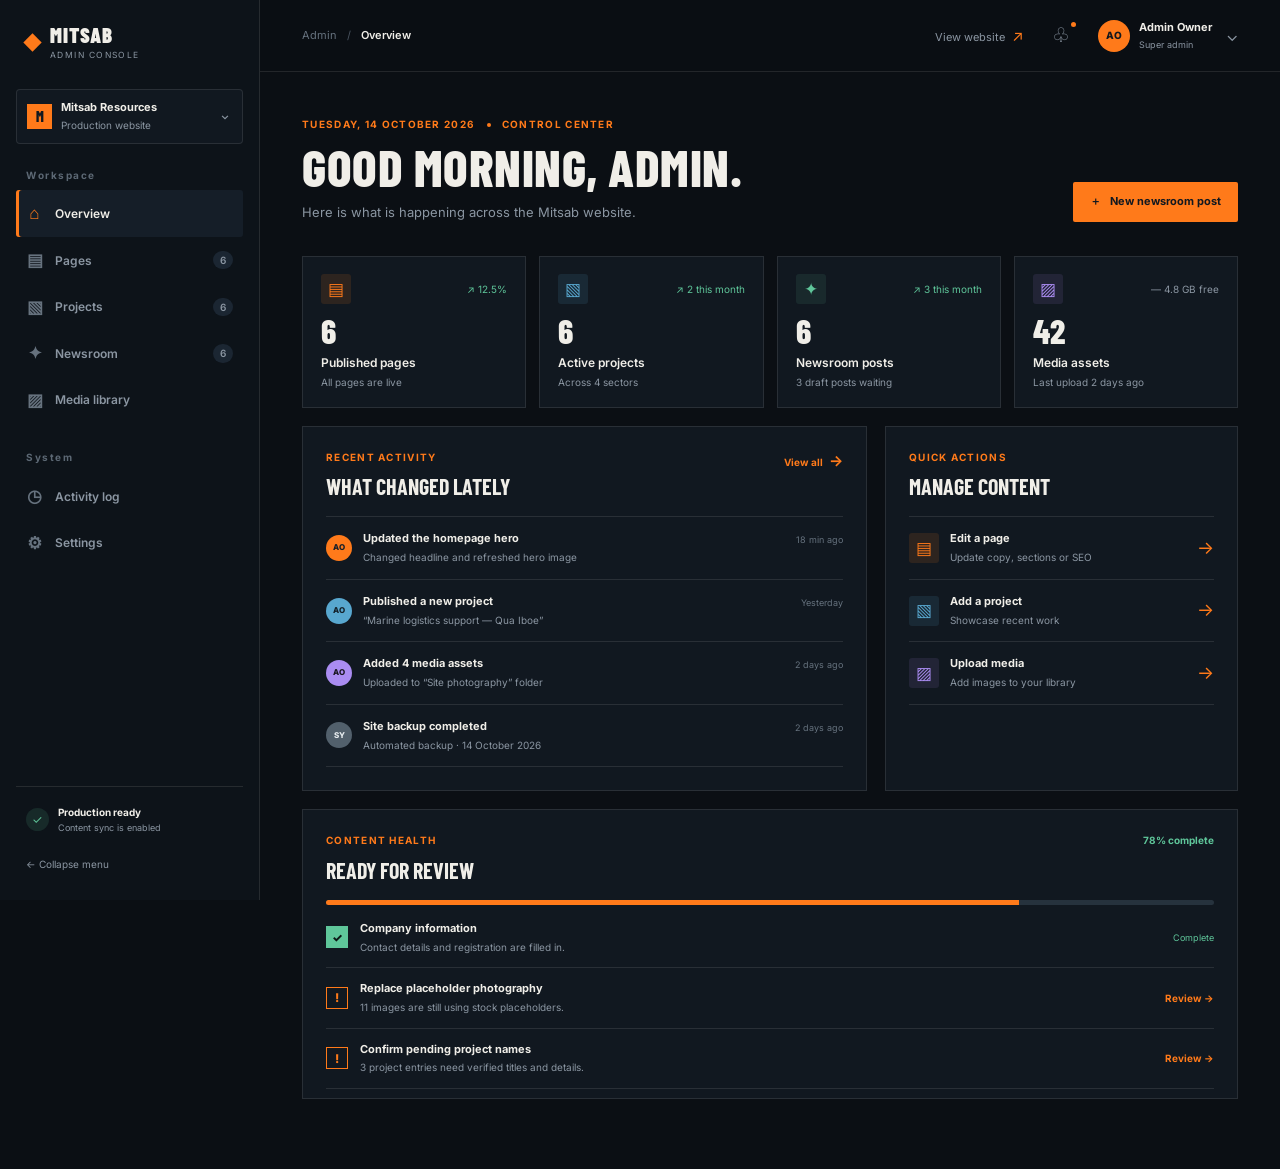
<file: myadmin/index.html>
<!doctype html>
<html lang="en">
<head>
  <meta charset="utf-8">
  <meta name="viewport" content="width=device-width, initial-scale=1">
  <meta name="theme-color" content="#0b0f14">
  <title>Mitsab Admin — Content control center</title>
  <link rel="preconnect" href="https://fonts.googleapis.com">
  <link rel="preconnect" href="https://fonts.gstatic.com" crossorigin>
  <link href="https://fonts.googleapis.com/css2?family=Barlow+Condensed:wght@500;600;700;800;900&family=Inter:wght@400;500;600;700&display=swap" rel="stylesheet">
  <link rel="stylesheet" href="style.css">
</head>
<body>
  <div class="app-shell">
    <aside class="sidebar" id="sidebar">
      <div class="brand"><span class="brand-mark"></span><span><strong>MITSAB</strong><small>ADMIN CONSOLE</small></span></div>
      <div class="workspace-switcher"><span class="workspace-icon">M</span><span><b>Mitsab Resources</b><small>Production website</small></span><svg viewBox="0 0 24 24"><path d="m7 10 5 5 5-5"/></svg></div>
      <nav class="sidebar-nav" aria-label="Admin navigation">
        <p class="nav-label">Workspace</p>
        <button class="nav-item active" data-view="overview"><span class="nav-icon">⌂</span><span>Overview</span></button>
        <button class="nav-item" data-view="pages"><span class="nav-icon">▤</span><span>Pages</span><span class="nav-count">6</span></button>
        <button class="nav-item" data-view="projects"><span class="nav-icon">▧</span><span>Projects</span><span class="nav-count">6</span></button>
        <button class="nav-item" data-view="newsroom"><span class="nav-icon">✦</span><span>Newsroom</span><span class="nav-count">6</span></button>
        <button class="nav-item" data-view="media"><span class="nav-icon">▨</span><span>Media library</span></button>
        <p class="nav-label secondary-label">System</p>
        <button class="nav-item" data-view="activity"><span class="nav-icon">◷</span><span>Activity log</span></button>
        <button class="nav-item" data-view="settings"><span class="nav-icon">⚙</span><span>Settings</span></button>
      </nav>
      <div class="sidebar-footer"><div class="secure-badge"><span>✓</span><div><b>Production ready</b><small>Content sync is enabled</small></div></div><button class="collapse-btn" id="collapseSidebar">← <span>Collapse menu</span></button></div>
    </aside>

    <main class="main-area">
      <header class="topbar">
        <button class="mobile-menu" id="mobileMenu" aria-label="Open menu">☰</button>
        <div class="breadcrumbs"><span>Admin</span><b>/</b><strong id="breadcrumbCurrent">Overview</strong></div>
        <div class="topbar-actions"><a class="view-site" href="../index.html" target="_blank">View website <span>↗</span></a><button class="icon-btn notification-btn" aria-label="Notifications"><span class="notification-dot"></span>♧</button><div class="profile"><span class="avatar">AO</span><span class="profile-copy"><b>Admin Owner</b><small>Super admin</small></span><span class="chevron">⌄</span></div></div>
      </header>

      <div class="content-wrap">
        <section class="view active" id="overview-view">
          <div class="page-heading"><div><p class="eyebrow">TUESDAY, 14 OCTOBER 2026 <i></i> CONTROL CENTER</p><h1>Good morning, Admin.</h1><p class="heading-sub">Here is what is happening across the Mitsab website.</p></div><button class="btn btn-primary" data-action="new-post"><span>＋</span> New newsroom post</button></div>
          <div class="stat-grid"><article class="stat-card"><div class="stat-top"><span class="stat-icon orange">▤</span><span class="trend up">↗ 12.5%</span></div><strong>6</strong><span>Published pages</span><small>All pages are live</small></article><article class="stat-card"><div class="stat-top"><span class="stat-icon blue">▧</span><span class="trend up">↗ 2 this month</span></div><strong>6</strong><span>Active projects</span><small>Across 4 sectors</small></article><article class="stat-card"><div class="stat-top"><span class="stat-icon green">✦</span><span class="trend up">↗ 3 this month</span></div><strong>6</strong><span>Newsroom posts</span><small>3 draft posts waiting</small></article><article class="stat-card"><div class="stat-top"><span class="stat-icon purple">▨</span><span class="trend neutral">— 4.8 GB free</span></div><strong>42</strong><span>Media assets</span><small>Last upload 2 days ago</small></article></div>
          <div class="dashboard-grid"><article class="panel activity-panel"><div class="panel-heading"><div><p class="eyebrow">RECENT ACTIVITY</p><h2>What changed lately</h2></div><button class="text-btn" data-view-link="activity">View all <span>→</span></button></div><div class="activity-list"><div class="activity-row"><span class="activity-avatar orange-bg">AO</span><div><b>Updated the homepage hero</b><p>Changed headline and refreshed hero image</p></div><time>18 min ago</time></div><div class="activity-row"><span class="activity-avatar blue-bg">AO</span><div><b>Published a new project</b><p>“Marine logistics support — Qua Iboe”</p></div><time>Yesterday</time></div><div class="activity-row"><span class="activity-avatar purple-bg">AO</span><div><b>Added 4 media assets</b><p>Uploaded to “Site photography” folder</p></div><time>2 days ago</time></div><div class="activity-row"><span class="activity-avatar muted-bg">SY</span><div><b>Site backup completed</b><p>Automated backup · 14 October 2026</p></div><time>2 days ago</time></div></div></article><article class="panel quick-panel"><div class="panel-heading"><div><p class="eyebrow">QUICK ACTIONS</p><h2>Manage content</h2></div></div><button class="quick-action" data-view-link="pages"><span class="quick-icon orange">▤</span><span><b>Edit a page</b><small>Update copy, sections or SEO</small></span><span>→</span></button><button class="quick-action" data-action="new-project"><span class="quick-icon blue">▧</span><span><b>Add a project</b><small>Showcase recent work</small></span><span>→</span></button><button class="quick-action" data-view-link="media"><span class="quick-icon purple">▨</span><span><b>Upload media</b><small>Add images to your library</small></span><span>→</span></button></article></div>
          <article class="panel checklist-panel"><div class="panel-heading"><div><p class="eyebrow">CONTENT HEALTH</p><h2>Ready for review</h2></div><span class="health-score">78% complete</span></div><div class="progress-track"><span style="width:78%"></span></div><div class="checklist"><div class="check done"><span>✓</span><div><b>Company information</b><small>Contact details and registration are filled in.</small></div><em>Complete</em></div><div class="check"><span>!</span><div><b>Replace placeholder photography</b><small>11 images are still using stock placeholders.</small></div><button class="text-btn" data-view-link="media">Review →</button></div><div class="check"><span>!</span><div><b>Confirm pending project names</b><small>3 project entries need verified titles and details.</small></div><button class="text-btn" data-view-link="projects">Review →</button></div></div></article>
        </section>

        <section class="view" id="pages-view"><div class="page-heading compact"><div><p class="eyebrow">CONTENT / PAGES</p><h1>Website pages</h1><p class="heading-sub">Edit the content that powers each public-facing page.</p></div></div><div class="toolbar"><div class="search-box"><span>⌕</span><input id="pageSearch" placeholder="Search pages..." type="search"></div><div class="toolbar-actions"><button class="filter-btn">All pages <span>⌄</span></button><button class="btn btn-primary" data-action="edit-home"><span>✎</span> Edit homepage</button></div></div><div class="table-panel"><div class="table-head"><span>Page</span><span>Last updated</span><span>Status</span><span>Actions</span></div><div id="pageRows"><div class="table-row" data-search="home homepage"><div class="entity"><span class="entity-icon orange">⌂</span><div><b>Home</b><small>/index.html</small></div></div><span>Today, 09:42</span><span class="status published"><i></i> Published</span><button class="row-action" data-action="edit-home">Edit page <span>→</span></button></div><div class="table-row" data-search="about about us company"><div class="entity"><span class="entity-icon blue">◉</span><div><b>About Us</b><small>/about.html</small></div></div><span>12 Oct 2026</span><span class="status published"><i></i> Published</span><button class="row-action" data-action="edit-page" data-page="About Us">Edit page <span>→</span></button></div><div class="table-row" data-search="services capabilities"><div class="entity"><span class="entity-icon green">⌁</span><div><b>Services</b><small>/services.html</small></div></div><span>10 Oct 2026</span><span class="status published"><i></i> Published</span><button class="row-action" data-action="edit-page" data-page="Services">Edit page <span>→</span></button></div><div class="table-row" data-search="projects selected work"><div class="entity"><span class="entity-icon purple">▧</span><div><b>Projects</b><small>/projects.html</small></div></div><span>09 Oct 2026</span><span class="status published"><i></i> Published</span><button class="row-action" data-action="edit-page" data-page="Projects">Edit page <span>→</span></button></div><div class="table-row" data-search="newsroom news posts"><div class="entity"><span class="entity-icon amber">✦</span><div><b>Newsroom</b><small>/newsroom.html</small></div></div><span>14 Oct 2026</span><span class="status draft"><i></i> Drafts pending</span><button class="row-action" data-view-link="newsroom">Manage posts <span>→</span></button></div><div class="table-row" data-search="subsidiaries subsidiary"><div class="entity"><span class="entity-icon slate">◒</span><div><b>Our Subsidiaries</b><small>/subsidiaries.html</small></div></div><span>01 Oct 2026</span><span class="status published"><i></i> Published</span><button class="row-action" data-action="edit-page" data-page="Our Subsidiaries">Edit page <span>→</span></button></div></div><div class="table-footer"><span>Showing 6 of 6 pages</span><div><button disabled>←</button><button class="current">1</button><button disabled>→</button></div></div></div></section>

        <section class="view" id="projects-view"><div class="page-heading compact"><div><p class="eyebrow">CONTENT / PROJECTS</p><h1>Selected work</h1><p class="heading-sub">Keep the project portfolio current with verified delivery details.</p></div><button class="btn btn-primary" data-action="new-project"><span>＋</span> Add project</button></div><div class="toolbar"><div class="search-box"><span>⌕</span><input id="projectSearch" placeholder="Search projects..." type="search"></div><div class="toolbar-actions"><button class="filter-btn">All sectors <span>⌄</span></button><button class="filter-btn">Published <span>⌄</span></button></div></div><div class="card-grid" id="projectCards"><article class="content-card" data-search="safety frontier oil safety infrastructure"><div class="card-image project-one"><span class="image-label">SAFETY INFRASTRUCTURE</span><button class="image-menu">•••</button></div><div class="card-body"><div class="card-meta"><span>Published</span><time>12 Oct 2026</time></div><h3>Safety upgrade at a Frontier Oil facility</h3><p>Delivered via T-SAB Resources · Ibeno LGA, Akwa Ibom State</p><button class="card-link" data-action="edit-project" data-project="Safety upgrade at a Frontier Oil facility">Edit project <span>→</span></button></div></article><article class="content-card" data-search="soak away septic civil works drilling camp"><div class="card-image project-two"><span class="image-label">CIVIL WORKS</span><button class="image-menu">•••</button></div><div class="card-body"><div class="card-meta"><span>Published</span><time>09 Oct 2026</time></div><h3>Soak-away pits &amp; septic tank, drilling camp</h3><p>Qua Iboe Field · Ibeno LGA, Akwa Ibom State</p><button class="card-link" data-action="edit-project" data-project="Soak-away pits & septic tank, drilling camp">Edit project <span>→</span></button></div></article><article class="content-card" data-search="military base construction resilient infrastructure"><div class="card-image project-three"><span class="image-label">CONSTRUCTION</span><button class="image-menu">•••</button></div><div class="card-body"><div class="card-meta"><span>Published</span><time>06 Oct 2026</time></div><h3>Resilient infrastructure for a military base</h3><p>Ibeno LGA, Akwa Ibom State</p><button class="card-link" data-action="edit-project" data-project="Resilient infrastructure for a military base">Edit project <span>→</span></button></div></article><article class="content-card pending-card" data-search="marine logistics pending"><div class="card-image project-four"><span class="image-label">MARINE TRANSPORTATION</span><button class="image-menu">•••</button></div><div class="card-body"><div class="card-meta"><span class="pending-label">Draft</span><time>Updated 03 Oct 2026</time></div><h3>Marine logistics support — Qua Iboe</h3><p>Nigeria · Details awaiting verification</p><button class="card-link" data-action="edit-project" data-project="Marine logistics support — Qua Iboe">Complete draft <span>→</span></button></div></article></div></section>

        <section class="view" id="newsroom-view"><div class="page-heading compact"><div><p class="eyebrow">CONTENT / NEWSROOM</p><h1>From the field</h1><p class="heading-sub">Publish updates from active sites, equipment work, and operations.</p></div><button class="btn btn-primary" data-action="new-post"><span>＋</span> New post</button></div><div class="toolbar"><div class="search-box"><span>⌕</span><input id="newsSearch" placeholder="Search posts..." type="search"></div><div class="toolbar-actions"><button class="filter-btn">All categories <span>⌄</span></button><button class="filter-btn">All statuses <span>⌄</span></button></div></div><div class="table-panel"><div class="table-head news-head"><span>Post</span><span>Category</span><span>Status</span><span>Published</span><span>Actions</span></div><div id="newsRows"><div class="table-row news-row" data-search="recognizing team events"><div class="entity"><span class="news-thumb news-one"></span><div><b>Recognizing the team behind the work</b><small>Short piece on a team recognition event</small></div></div><span class="category-tag">Events</span><span class="status published"><i></i> Published</span><span>Jul 2025</span><button class="row-action" data-action="edit-post" data-post="Recognizing the team behind the work">Edit <span>→</span></button></div><div class="table-row news-row" data-search="marine cargo escort operations"><div class="entity"><span class="news-thumb news-two"></span><div><b>Marine escort services for safe cargo delivery</b><small>Notes on expanding marine transportation support</small></div></div><span class="category-tag">Marine Operations</span><span class="status published"><i></i> Published</span><span>Aug 2025</span><button class="row-action" data-action="edit-post" data-post="Marine escort services for safe cargo delivery">Edit <span>→</span></button></div><div class="table-row news-row" data-search="cat engine maintenance equipment"><div class="entity"><span class="news-thumb news-three"></span><div><b>Keeping heavy equipment running: CAT maintenance</b><small>Servicing routine for heavy-duty equipment</small></div></div><span class="category-tag">Equipment &amp; Services</span><span class="status published"><i></i> Published</span><span>Aug 2025</span><button class="row-action" data-action="edit-post" data-post="Keeping heavy equipment running: CAT maintenance">Edit <span>→</span></button></div><div class="table-row news-row" data-search="site update construction draft"><div class="entity"><span class="news-thumb news-four"></span><div><b>Construction site update</b><small>Article title and summary need confirmation</small></div></div><span class="category-tag">Construction</span><span class="status draft"><i></i> Draft</span><span>—</span><button class="row-action" data-action="edit-post" data-post="Construction site update">Edit <span>→</span></button></div></div><div class="table-footer"><span>Showing 4 of 6 posts</span><div><button disabled>←</button><button class="current">1</button><button>2</button><button>→</button></div></div></div></section>

        <section class="view" id="media-view"><div class="page-heading compact"><div><p class="eyebrow">LIBRARY / MEDIA</p><h1>Media library</h1><p class="heading-sub">Upload and organize the images used across the website.</p></div><button class="btn btn-primary" id="uploadButton"><span>↑</span> Upload media</button><input type="file" id="mediaUpload" accept="image/*" multiple hidden></div><div class="storage-banner"><div><span class="storage-icon">▨</span><div><b>Media storage</b><small>42 assets <span>·</span> 1.2 GB of 5 GB used</small></div></div><div class="storage-progress"><span style="width:24%"></span></div><b class="storage-value">24%</b></div><div class="media-toolbar"><div class="search-box"><span>⌕</span><input id="mediaSearch" placeholder="Search media..." type="search"></div><div class="media-tabs"><button class="active">All media</button><button>Site photography</button><button>Projects</button><button>Newsroom</button></div></div><div class="media-grid" id="mediaGrid"><div class="media-item media-a"><button class="media-check">✓</button><div class="media-overlay"><b>site-team-briefing.jpg</b><small>2.4 MB · 2400×1600</small></div></div><div class="media-item media-b"><button class="media-check">✓</button><div class="media-overlay"><b>frontier-safety-upgrade.jpg</b><small>1.8 MB · 2400×1600</small></div></div><div class="media-item media-c"><button class="media-check">✓</button><div class="media-overlay"><b>marine-operations.jpg</b><small>3.1 MB · 2400×1600</small></div></div><div class="media-item media-d"><button class="media-check">✓</button><div class="media-overlay"><b>drilling-camp-works.jpg</b><small>2.0 MB · 2400×1600</small></div></div><div class="media-item media-e"><button class="media-check">✓</button><div class="media-overlay"><b>equipment-maintenance.jpg</b><small>1.6 MB · 2400×1600</small></div></div><div class="media-item media-f"><button class="media-check">✓</button><div class="media-overlay"><b>team-on-site.jpg</b><small>2.2 MB · 2400×1600</small></div></div></div></section>

        <section class="view" id="activity-view"><div class="page-heading compact"><div><p class="eyebrow">SYSTEM / ACTIVITY LOG</p><h1>Activity log</h1><p class="heading-sub">A record of changes made across the admin console.</p></div><button class="filter-btn">Last 30 days <span>⌄</span></button></div><div class="panel log-panel"><div class="log-day"><h3>Today <span>14 October 2026</span></h3><div class="log-item"><span class="activity-avatar orange-bg">AO</span><div><b>Updated the homepage hero</b><p>Changed “We build the ground truth beneath big plans.” and uploaded a new image.</p></div><time>09:42</time></div><div class="log-item"><span class="activity-avatar blue-bg">AO</span><div><b>Edited company statistics</b><p>Updated completed projects from 148 to 150.</p></div><time>09:18</time></div></div><div class="log-day"><h3>Yesterday <span>13 October 2026</span></h3><div class="log-item"><span class="activity-avatar blue-bg">AO</span><div><b>Published a new project</b><p>“Marine logistics support — Qua Iboe” is now visible on the website.</p></div><time>16:20</time></div><div class="log-item"><span class="activity-avatar purple-bg">AO</span><div><b>Added 4 media assets</b><p>Uploaded images to the Site photography folder.</p></div><time>11:04</time></div></div></div></section>

        <section class="view" id="settings-view"><div class="page-heading compact"><div><p class="eyebrow">SYSTEM / SETTINGS</p><h1>Workspace settings</h1><p class="heading-sub">Manage access, publishing defaults, and website connection details.</p></div><button class="btn btn-primary" data-action="save-settings">Save changes</button></div><div class="settings-grid"><article class="panel settings-card"><div class="panel-heading"><div><p class="eyebrow">GENERAL</p><h2>Website details</h2></div></div><label>Website name<input value="Mitsab Resources Global"></label><label>Production URL<input value="https://mitsabresourcesglobal.com/"></label><label>Default contact email<input value="info@mitsabresourcesglobal.com"></label><label>Timezone<select><option>Africa/Lagos (WAT)</option><option>UTC</option></select></label></article><article class="panel settings-card"><div class="panel-heading"><div><p class="eyebrow">ACCESS</p><h2>Admin access</h2></div><span class="status published"><i></i> Protected</span></div><div class="access-user"><span class="avatar">AO</span><div><b>Admin Owner</b><small>Super admin · all permissions</small></div><button class="text-btn">Manage →</button></div><button class="invite-btn">＋ Invite another admin</button><div class="setting-note"><span>i</span><p>Keep at least two trusted admins so the site can be managed when one person is unavailable.</p></div></article></div></section>
      </div>
    </main>
  </div>

  <div class="toast" id="toast"><span class="toast-check">✓</span><span id="toastMessage">Changes saved</span></div>
  <div class="modal-backdrop" id="modalBackdrop"><div class="modal" role="dialog" aria-modal="true" aria-labelledby="modalTitle"><div class="modal-header"><div><p class="eyebrow" id="modalEyebrow">CONTENT EDITOR</p><h2 id="modalTitle">Edit content</h2></div><button class="modal-close" id="modalClose" aria-label="Close">×</button></div><div class="editor-tabs"><button class="active">Content</button><button>SEO &amp; preview</button><button>Publishing</button></div><form id="contentForm"><div class="form-grid"><label>Title<input id="editorTitle" required value="Homepage hero"></label><label>Content type<select id="editorType"><option>Page section</option><option>Project</option><option>Newsroom post</option></select></label></div><label>Short description<textarea id="editorDescription" rows="4">We build the ground truth beneath big plans.</textarea></label><label>Featured image<div class="upload-field"><span class="upload-preview">▧</span><div><b>Choose an image</b><small>JPG, PNG or WEBP up to 10 MB</small></div><button type="button" class="upload-small">Browse</button></div></label><div class="form-grid"><label>Status<select id="editorStatus"><option>Published</option><option>Draft</option></select></label><label>Last updated<input value="14 October 2026" disabled></label></div><div class="modal-actions"><button type="button" class="btn btn-ghost" id="cancelModal">Cancel</button><button type="submit" class="btn btn-primary">Save changes</button></div></form></div></div>
  <script src="app.js"></script>
</body>
</html>
</file>
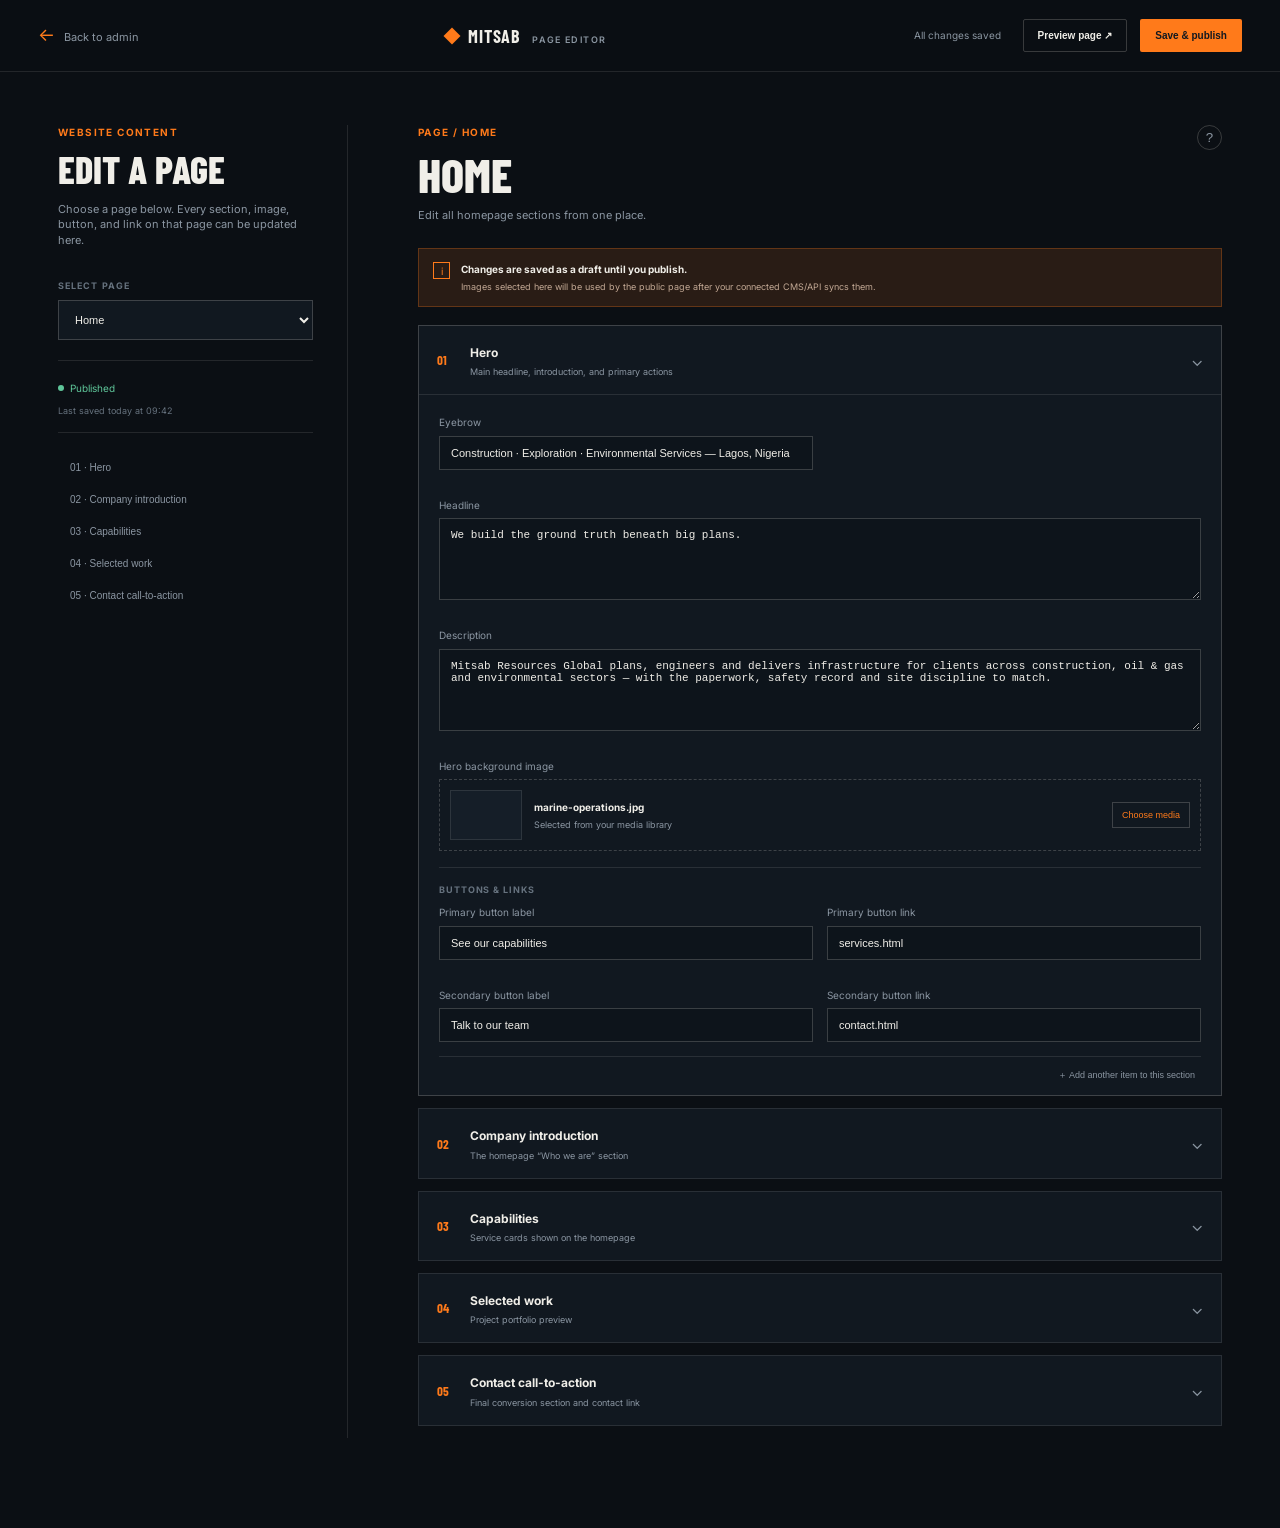
<file: myadmin/editor.html>
<!doctype html>
<html lang="en">
<head>
  <meta charset="utf-8">
  <meta name="viewport" content="width=device-width, initial-scale=1">
  <meta name="theme-color" content="#0b0f14">
  <title>Mitsab Admin — Page editor</title>
  <link rel="preconnect" href="https://fonts.googleapis.com">
  <link rel="preconnect" href="https://fonts.gstatic.com" crossorigin>
  <link href="https://fonts.googleapis.com/css2?family=Barlow+Condensed:wght@500;600;700;800;900&family=Inter:wght@400;500;600;700&display=swap" rel="stylesheet">
  <link rel="stylesheet" href="editor.css">
</head>
<body>
  <header class="editor-topbar"><a class="back-link" href="index.html"><span>←</span> Back to admin</a><div class="editor-brand"><span class="brand-mark"></span><strong>MITSAB <small>PAGE EDITOR</small></strong></div><div class="top-actions"><span class="save-state" id="saveState">All changes saved</span><button class="btn btn-ghost" id="previewPage">Preview page ↗</button><button class="btn btn-primary" id="savePage">Save &amp; publish</button></div></header>
  <main class="editor-shell">
    <aside class="page-rail"><p class="eyebrow">WEBSITE CONTENT</p><h1>Edit a page</h1><p class="rail-copy">Choose a page below. Every section, image, button, and link on that page can be updated here.</p><label class="select-label">SELECT PAGE<select id="pageSelect"><option value="home">Home</option><option value="about-us">About Us</option><option value="services">Services</option><option value="projects">Projects</option><option value="newsroom">Newsroom</option><option value="our-subsidiaries">Our Subsidiaries</option></select></label><div class="page-status"><span class="status published"><i></i> Published</span><small id="lastSaved">Last saved today at 09:42</small></div><nav class="section-nav" id="sectionNav"></nav></aside>
    <section class="editor-content"><div class="editor-heading"><div><p class="eyebrow" id="pageEyebrow">PAGE / HOME</p><h2 id="pageTitle">Home</h2><p id="pageDescription">Edit all homepage sections from one place. Click a section to expand it.</p></div><button class="help-btn" title="Editor help">?</button></div><div class="notice"><span>i</span><div><b>Changes are saved as a draft until you publish.</b><small>Images selected here will be used by the public page after your connected CMS/API syncs them.</small></div></div><form id="pageForm"><div id="sections"></div></form></section>
  </main>

  <div class="media-drawer-backdrop" id="mediaBackdrop"><aside class="media-drawer"><div class="drawer-head"><div><p class="eyebrow">MEDIA LIBRARY</p><h2>Choose an image</h2><small>Select an existing asset or upload a new one.</small></div><button class="drawer-close" id="closeMedia">×</button></div><div class="drawer-toolbar"><div class="search"><span>⌕</span><input id="mediaSearch" placeholder="Search media..." type="search"></div><button class="btn btn-primary" id="drawerUpload">Upload image</button><input id="drawerFile" type="file" accept="image/*" hidden></div><div class="drawer-grid" id="drawerGrid"></div></aside></div>
  <div class="toast" id="toast"><span>✓</span><b id="toastMessage">Page saved</b></div>
  <script src="editor.js"></script>
</body>
</html>
</file>
<file: myadmin/style.css>
:root{--bg:#0b0f14;--panel:#111820;--panel2:#151e28;--panel3:#1b2632;--text:#f0eee8;--muted:#8b96a2;--faint:#66727e;--line:rgba(237,234,226,.11);--line-strong:rgba(237,234,226,.2);--accent:#ff7a1a;--accent-soft:rgba(255,122,26,.12);--blue:#58a7cf;--green:#5fc69a;--purple:#aa8cf1;--red:#ef827b;--sidebar:260px}*{box-sizing:border-box}html{font-size:15px}body{margin:0;background:var(--bg);color:var(--text);font-family:Inter,-apple-system,BlinkMacSystemFont,"Segoe UI",sans-serif;line-height:1.45;-webkit-font-smoothing:antialiased}button,input,textarea,select{font:inherit}button{cursor:pointer}button:disabled{cursor:not-allowed;opacity:.35}a{color:inherit}.app-shell{min-height:100vh;display:flex}.sidebar{position:fixed;inset:0 auto 0 0;width:var(--sidebar);background:#0d1319;border-right:1px solid var(--line);display:flex;flex-direction:column;padding:24px 16px;z-index:20;transition:width .25s ease}.brand{display:flex;align-items:center;gap:11px;padding:0 10px;margin-bottom:28px}.brand-mark{width:13px;height:13px;background:var(--accent);transform:rotate(45deg);display:inline-block;flex:none}.brand strong{display:block;font:900 21px/1 "Barlow Condensed",sans-serif;letter-spacing:.04em}.brand small{display:block;color:var(--muted);font-size:8.5px;letter-spacing:.17em;margin-top:4px}.workspace-switcher{border:1px solid var(--line);background:var(--panel);padding:10px;border-radius:4px;display:flex;gap:9px;align-items:center;margin:0 0 24px}.workspace-switcher>b,.workspace-switcher b{display:block;font-size:11px;white-space:nowrap}.workspace-switcher small{color:var(--muted);font-size:10px;display:block;margin-top:2px}.workspace-switcher svg{width:14px;stroke:var(--muted);fill:none;stroke-width:2;margin-left:auto}.workspace-icon{width:25px;height:25px;background:var(--accent);color:#111820;display:grid;place-items:center;font:800 14px "Barlow Condensed",sans-serif}.nav-label{color:#5c6874;font-size:10px;font-weight:700;letter-spacing:.15em;margin:0 10px 8px}.secondary-label{margin-top:27px}.sidebar-nav{flex:1}.nav-item{width:100%;border:0;background:none;color:var(--muted);display:flex;align-items:center;gap:12px;text-align:left;padding:11px 10px;border-radius:3px;font-size:12px;font-weight:600;transition:.18s}.nav-item:hover,.nav-item.active{color:var(--text);background:var(--panel2)}.nav-item.active{box-shadow:inset 3px 0 0 var(--accent)}.nav-icon{width:17px;color:var(--faint);font-size:17px;text-align:center}.nav-item.active .nav-icon{color:var(--accent)}.nav-count{margin-left:auto;color:var(--muted);font-size:10px;background:var(--panel3);padding:2px 7px;border-radius:20px}.sidebar-footer{border-top:1px solid var(--line);padding-top:18px}.secure-badge{display:flex;gap:9px;align-items:center;margin:0 10px 17px}.secure-badge>span{width:23px;height:23px;border-radius:50%;background:rgba(95,198,154,.13);color:var(--green);display:grid;place-items:center;font-size:12px}.secure-badge b,.secure-badge small{display:block}.secure-badge b{font-size:10px}.secure-badge small{color:var(--muted);font-size:9px;margin-top:2px}.collapse-btn{color:var(--muted);border:0;background:none;font-size:10px;padding:5px 10px}.collapse-btn:hover{color:var(--text)}.main-area{margin-left:var(--sidebar);width:calc(100% - var(--sidebar));min-width:0}.topbar{height:72px;padding:0 42px;border-bottom:1px solid var(--line);display:flex;align-items:center;justify-content:space-between;background:rgba(11,15,20,.86);position:sticky;top:0;z-index:10;backdrop-filter:blur(14px)}.breadcrumbs{display:flex;align-items:center;gap:10px;color:var(--faint);font-size:11px}.breadcrumbs b{font-weight:400;color:#4a5560}.breadcrumbs strong{color:var(--text);font-weight:600}.topbar-actions{display:flex;align-items:center;gap:22px}.view-site{font-size:11px;color:var(--muted);text-decoration:none}.view-site:hover{color:var(--accent)}.view-site span{color:var(--accent);font-size:15px;margin-left:4px}.icon-btn{background:none;border:0;color:var(--muted);font-size:20px;position:relative}.notification-dot{position:absolute;width:5px;height:5px;border-radius:50%;background:var(--accent);top:2px;right:0}.profile{display:flex;align-items:center;gap:9px}.avatar{width:32px;height:32px;background:var(--accent);color:#13181e;display:grid;place-items:center;font-size:10px;font-weight:800;border-radius:50%}.profile-copy b,.profile-copy small{display:block}.profile-copy b{font-size:11px}.profile-copy small{color:var(--muted);font-size:9px;margin-top:2px}.chevron{font-size:16px;color:var(--muted);margin-left:5px}.mobile-menu{display:none;background:none;border:0;color:var(--text);font-size:23px}.content-wrap{max-width:1450px;margin:0 auto;padding:45px 42px 70px}.view{display:none}.view.active{display:block}.page-heading{display:flex;justify-content:space-between;align-items:flex-end;gap:25px;margin-bottom:34px}.page-heading.compact{margin-bottom:28px}.eyebrow{font-size:10px;letter-spacing:.13em;color:var(--accent);font-weight:700;margin:0 0 11px}.eyebrow i{display:inline-block;width:4px;height:4px;background:var(--accent);vertical-align:middle;margin:0 8px;border-radius:50%}.page-heading h1{font:800 clamp(34px,4vw,52px)/.95 "Barlow Condensed",sans-serif;text-transform:uppercase;letter-spacing:.01em;margin:0}.heading-sub{color:var(--muted);font-size:13px;margin:12px 0 0;max-width:550px}.btn{display:inline-flex;align-items:center;gap:9px;border:1px solid transparent;padding:11px 16px;border-radius:2px;font-size:11px;font-weight:700;transition:.18s;white-space:nowrap}.btn-primary{background:var(--accent);color:#111820}.btn-primary:hover{background:#ff9146;transform:translateY(-1px)}.btn-ghost{border-color:var(--line-strong);background:transparent;color:var(--text)}.btn-ghost:hover{border-color:var(--accent);color:var(--accent)}.stat-grid{display:grid;grid-template-columns:repeat(4,1fr);gap:13px;margin-bottom:18px}.stat-card,.panel,.table-panel,.content-card{background:var(--panel);border:1px solid var(--line)}.stat-card{padding:17px 18px;min-height:145px}.stat-top{display:flex;align-items:center;justify-content:space-between;margin-bottom:10px}.stat-icon,.entity-icon,.quick-icon{width:30px;height:30px;display:grid;place-items:center;border-radius:3px;font-size:17px}.orange{color:var(--accent);background:var(--accent-soft)}.blue{color:var(--blue);background:rgba(88,167,207,.12)}.green{color:var(--green);background:rgba(95,198,154,.1)}.purple{color:var(--purple);background:rgba(170,140,241,.11)}.amber{color:#e1b65e;background:rgba(225,182,94,.1)}.slate{color:#90a5b8;background:rgba(144,165,184,.11)}.trend{font-size:10px}.trend.up{color:var(--green)}.trend.neutral{color:var(--muted)}.stat-card>strong{display:block;font:800 34px/1 "Barlow Condensed",sans-serif}.stat-card>span{display:block;font-size:12px;font-weight:600;margin-top:6px}.stat-card>small{display:block;color:var(--muted);font-size:10px;margin-top:4px}.dashboard-grid{display:grid;grid-template-columns:1.6fr 1fr;gap:18px;margin-bottom:18px}.panel{padding:23px}.panel-heading{display:flex;align-items:flex-start;justify-content:space-between;gap:20px;margin-bottom:19px}.panel-heading h2{font:700 22px/1 "Barlow Condensed",sans-serif;text-transform:uppercase;margin:0}.text-btn{border:0;background:none;color:var(--accent);font-size:10px;font-weight:700;padding:0}.text-btn span{font-size:15px;margin-left:4px}.activity-list{border-top:1px solid var(--line)}.activity-row{display:flex;align-items:center;gap:11px;padding:14px 0;border-bottom:1px solid var(--line)}.activity-avatar{width:26px;height:26px;flex:none;border-radius:50%;display:grid;place-items:center;font-size:8px;font-weight:800}.orange-bg{background:var(--accent);color:#17202a}.blue-bg{background:var(--blue);color:#14212a}.purple-bg{background:var(--purple);color:#191621}.muted-bg{background:#52606c;color:#e8edf0}.activity-row b{display:block;font-size:11px}.activity-row p{color:var(--muted);font-size:10px;margin:3px 0 0}.activity-row time{font-size:9px;color:var(--faint);margin-left:auto;align-self:flex-start;padding-top:2px;white-space:nowrap}.quick-action{border:0;border-top:1px solid var(--line);background:none;color:var(--text);width:100%;display:flex;align-items:center;gap:11px;text-align:left;padding:14px 0}.quick-action:last-child{border-bottom:1px solid var(--line)}.quick-action>span:nth-child(2){flex:1}.quick-action b,.quick-action small{display:block}.quick-action b{font-size:11px}.quick-action small{font-size:10px;color:var(--muted);margin-top:3px}.quick-action>span:last-child{color:var(--accent);font-size:18px}.quick-action:hover b{color:var(--accent)}.checklist-panel{padding-bottom:9px}.health-score{font-size:10px;color:var(--green);font-weight:700}.progress-track,.storage-progress{background:#26323d;height:5px;overflow:hidden;border-radius:20px}.progress-track span,.storage-progress span{height:100%;display:block;background:var(--accent)}.checklist-panel>.progress-track{margin-bottom:3px}.check{display:flex;align-items:center;gap:12px;padding:13px 0;border-bottom:1px solid var(--line)}.check>span{width:22px;height:22px;border:1px solid var(--accent);display:grid;place-items:center;color:var(--accent);font-size:12px;font-weight:800}.check.done>span{background:var(--green);border-color:var(--green);color:#0c1715}.check div{flex:1}.check b,.check small{display:block}.check b{font-size:11px}.check small{font-size:10px;color:var(--muted);margin-top:3px}.check em{font-size:9px;color:var(--green);font-style:normal}.toolbar{display:flex;justify-content:space-between;align-items:center;gap:14px;margin-bottom:16px}.toolbar-actions{display:flex;gap:8px}.search-box{height:37px;width:260px;border:1px solid var(--line-strong);display:flex;align-items:center;gap:9px;padding:0 12px;background:var(--panel)}.search-box span{color:var(--muted);font-size:21px;line-height:1}.search-box input{background:none;border:0;outline:0;color:var(--text);width:100%;font-size:11px}.search-box input::placeholder{color:var(--faint)}.filter-btn{background:var(--panel);border:1px solid var(--line-strong);color:var(--muted);height:37px;padding:0 12px;font-size:10px}.filter-btn span{margin-left:10px}.table-panel{overflow:hidden}.table-head,.table-row{display:grid;grid-template-columns:2.2fr 1fr 1fr 1fr;align-items:center;gap:18px;padding:15px 20px}.table-head{color:var(--faint);font-size:9px;text-transform:uppercase;letter-spacing:.12em;background:#10171e;border-bottom:1px solid var(--line)}.table-row{border-bottom:1px solid var(--line);min-height:74px;font-size:10px;color:var(--muted)}.table-row:last-child{border-bottom:0}.entity{display:flex;align-items:center;gap:11px;min-width:0}.entity-icon{font-size:15px;flex:none}.entity b,.entity small{display:block;white-space:nowrap;overflow:hidden;text-overflow:ellipsis}.entity b{font-size:11px;color:var(--text)}.entity small{font-size:9px;color:var(--faint);margin-top:3px}.status{display:inline-flex;align-items:center;gap:6px;font-size:10px;white-space:nowrap}.status i{width:6px;height:6px;border-radius:50%;background:var(--green)}.status.draft{color:#d8b467}.status.draft i{background:#d8b467}.row-action,.card-link{border:0;background:none;color:var(--accent);font-size:10px;font-weight:700;text-align:left;white-space:nowrap}.row-action span,.card-link span{font-size:14px;margin-left:4px}.table-footer{display:flex;justify-content:space-between;align-items:center;padding:13px 20px;border-top:1px solid var(--line);font-size:10px;color:var(--muted)}.table-footer button{background:none;border:1px solid var(--line);color:var(--muted);min-width:28px;height:26px;font-size:10px}.table-footer button.current{background:var(--accent);border-color:var(--accent);color:#10161c}.card-grid{display:grid;grid-template-columns:repeat(3,1fr);gap:15px}.content-card{min-width:0}.card-image{height:165px;position:relative;background-size:cover;background-position:center}.project-one{background:linear-gradient(135deg,rgba(18,35,34,.3),rgba(6,10,13,.5)),url('https://picsum.photos/seed/mitsab-proj-1/800/500') center/cover}.project-two{background:linear-gradient(135deg,rgba(30,23,16,.2),rgba(8,10,13,.48)),url('https://picsum.photos/seed/mitsab-proj-2/800/500') center/cover}.project-three{background:linear-gradient(135deg,rgba(21,27,34,.2),rgba(7,9,12,.48)),url('https://picsum.photos/seed/mitsab-proj-3/800/500') center/cover}.project-four{background:linear-gradient(135deg,rgba(21,39,48,.2),rgba(7,9,12,.5)),url('https://picsum.photos/seed/mitsab-proj-4/800/500') center/cover}.image-label{position:absolute;left:13px;bottom:12px;font-size:9px;letter-spacing:.13em;color:var(--text);font-weight:700;background:rgba(11,15,20,.7);padding:6px 8px}.image-menu{position:absolute;right:12px;top:10px;border:0;background:rgba(11,15,20,.6);color:var(--text);letter-spacing:2px;font-size:11px;width:28px;height:25px}.card-body{padding:15px 16px 17px}.card-meta{display:flex;justify-content:space-between;color:var(--green);font-size:9px;margin-bottom:10px}.card-meta time{color:var(--faint)}.pending-label{color:#d8b467}.card-body h3{font:700 20px/1.02 "Barlow Condensed",sans-serif;text-transform:uppercase;margin:0 0 8px}.card-body p{font-size:10px;color:var(--muted);min-height:30px;margin:0 0 15px}.card-link{padding:0}.news-head,.news-row{grid-template-columns:2.2fr 1fr 1fr .7fr .55fr}.category-tag{font-size:9px;color:#d4a868;background:rgba(212,168,104,.1);padding:5px 7px;width:max-content}.news-thumb{width:42px;height:34px;flex:none;background:center/cover}.news-one{background-image:url('https://picsum.photos/seed/mitsab-news-1/160/120')}.news-two{background-image:url('https://picsum.photos/seed/mitsab-news-2/160/120')}.news-three{background-image:url('https://picsum.photos/seed/mitsab-news-3/160/120')}.news-four{background-image:url('https://picsum.photos/seed/mitsab-news-4/160/120')}.storage-banner{display:flex;align-items:center;gap:18px;border:1px solid var(--line);background:var(--panel);padding:14px 17px;margin-bottom:19px}.storage-banner>div:first-child{display:flex;align-items:center;gap:10px;min-width:210px}.storage-icon{width:29px;height:29px;display:grid;place-items:center;background:var(--accent-soft);color:var(--accent)}.storage-banner b,.storage-banner small{display:block}.storage-banner b{font-size:11px}.storage-banner small{color:var(--muted);font-size:9px;margin-top:2px}.storage-banner small span{margin:0 5px;color:var(--faint)}.storage-progress{flex:1}.storage-value{color:var(--accent);font-size:10px!important}.media-toolbar{display:flex;gap:22px;align-items:center;margin-bottom:19px}.media-tabs{display:flex;gap:17px;overflow:auto}.media-tabs button{border:0;border-bottom:1px solid transparent;background:none;color:var(--muted);padding:7px 0;font-size:10px;white-space:nowrap}.media-tabs button.active,.media-tabs button:hover{color:var(--text);border-color:var(--accent)}.media-grid{display:grid;grid-template-columns:repeat(4,1fr);gap:12px}.media-item{height:205px;position:relative;background-size:cover;background-position:center;border:1px solid var(--line)}.media-a{background-image:url('https://picsum.photos/seed/mitsab-media-a/700/500')}.media-b{background-image:url('https://picsum.photos/seed/mitsab-media-b/700/500')}.media-c{background-image:url('https://picsum.photos/seed/mitsab-media-c/700/500')}.media-d{background-image:url('https://picsum.photos/seed/mitsab-media-d/700/500')}.media-e{background-image:url('https://picsum.photos/seed/mitsab-media-e/700/500')}.media-f{background-image:url('https://picsum.photos/seed/mitsab-media-f/700/500')}.media-item:after{content:"";position:absolute;inset:0;background:linear-gradient(transparent 45%,rgba(5,8,11,.86))}.media-check{position:absolute;top:10px;left:10px;width:20px;height:20px;border:1px solid rgba(255,255,255,.65);background:rgba(0,0,0,.28);color:transparent;z-index:1;font-size:11px}.media-check:hover,.media-check.selected{color:#10161c;background:var(--accent);border-color:var(--accent)}.media-overlay{position:absolute;z-index:1;left:12px;right:10px;bottom:10px}.media-overlay b,.media-overlay small{display:block}.media-overlay b{font-size:10px}.media-overlay small{font-size:9px;color:#abb3ba;margin-top:3px}.log-panel{max-width:900px}.log-day{border-bottom:1px solid var(--line);padding-bottom:13px;margin-bottom:22px}.log-day:last-child{border:0;margin:0}.log-day h3{font:700 18px "Barlow Condensed",sans-serif;text-transform:uppercase;margin:0 0 10px}.log-day h3 span{font:400 10px Inter,sans-serif;color:var(--muted);text-transform:none;margin-left:8px}.log-item{display:flex;align-items:flex-start;gap:12px;padding:14px 0;border-top:1px solid var(--line)}.log-item>div{flex:1}.log-item b{font-size:11px}.log-item p{font-size:10px;color:var(--muted);margin:4px 0 0}.log-item time{font-size:9px;color:var(--faint)}.settings-grid{display:grid;grid-template-columns:1.1fr .9fr;gap:18px;max-width:1000px}.settings-card label{display:block;color:var(--muted);font-size:10px;margin:0 0 15px}.settings-card input,.settings-card select,.settings-card textarea{display:block;width:100%;margin-top:6px;padding:11px 12px;background:#0d141b;border:1px solid var(--line-strong);color:var(--text);outline:0;font-size:11px}.settings-card input:focus,.settings-card select:focus{border-color:var(--accent)}.access-user{display:flex;align-items:center;gap:11px;padding:14px 0;border-top:1px solid var(--line);border-bottom:1px solid var(--line);margin-bottom:14px}.access-user>div{flex:1}.access-user b,.access-user small{display:block}.access-user b{font-size:11px}.access-user small{font-size:9px;color:var(--muted);margin-top:3px}.invite-btn{width:100%;text-align:left;padding:11px;background:none;border:1px dashed var(--line-strong);color:var(--accent);font-size:10px}.setting-note{display:flex;gap:8px;background:var(--accent-soft);padding:11px;margin-top:16px}.setting-note>span{width:16px;height:16px;border:1px solid var(--accent);color:var(--accent);display:grid;place-items:center;font-size:10px}.setting-note p{font-size:9px;color:#c5a890;margin:0}.toast{position:fixed;right:28px;bottom:25px;display:flex;align-items:center;gap:9px;background:#18251f;border:1px solid rgba(95,198,154,.4);color:#b9e7d0;padding:11px 15px;font-size:11px;transform:translateY(90px);opacity:0;transition:.3s;z-index:100}.toast.show{transform:translateY(0);opacity:1}.toast-check{width:17px;height:17px;background:var(--green);color:#122019;display:grid;place-items:center;border-radius:50%;font-size:10px;font-weight:800}.modal-backdrop{display:none;position:fixed;inset:0;background:rgba(2,5,7,.72);z-index:50;align-items:center;justify-content:center;padding:20px}.modal-backdrop.open{display:flex}.modal{width:min(620px,100%);background:var(--panel);border:1px solid var(--line-strong);box-shadow:0 20px 80px rgba(0,0,0,.5);max-height:90vh;overflow:auto}.modal-header{display:flex;justify-content:space-between;padding:22px 24px 18px;border-bottom:1px solid var(--line)}.modal-header h2{font:800 26px/1 "Barlow Condensed",sans-serif;text-transform:uppercase}.modal-close{border:0;background:none;color:var(--muted);font-size:26px;line-height:1}.modal-close:hover{color:var(--accent)}.editor-tabs{display:flex;gap:22px;padding:0 24px;border-bottom:1px solid var(--line)}.editor-tabs button{border:0;background:none;color:var(--muted);font-size:10px;padding:13px 0;border-bottom:2px solid transparent}.editor-tabs button.active{color:var(--text);border-color:var(--accent)}#contentForm{padding:22px 24px}.form-grid{display:grid;grid-template-columns:1fr 1fr;gap:14px}.modal label{display:block;color:var(--muted);font-size:10px;margin-bottom:15px}.modal input,.modal textarea,.modal select{display:block;width:100%;margin-top:6px;background:#0d141b;color:var(--text);border:1px solid var(--line-strong);padding:11px 12px;resize:vertical;outline:0;font-size:11px}.modal input:focus,.modal textarea:focus,.modal select:focus{border-color:var(--accent)}.upload-field{display:flex;align-items:center;gap:11px;border:1px dashed var(--line-strong);padding:10px 12px;margin-top:6px}.upload-preview{width:36px;height:32px;background:var(--panel3);display:grid;place-items:center;color:var(--accent);font-size:17px}.upload-field b,.upload-field small{display:block}.upload-field b{font-size:10px;color:var(--text)}.upload-field small{font-size:9px;margin-top:2px;color:var(--muted)}.upload-field>div{flex:1}.upload-small{border:1px solid var(--line-strong);background:none;color:var(--text);font-size:9px;padding:7px 10px}.modal-actions{border-top:1px solid var(--line);margin-top:8px;padding-top:17px;display:flex;justify-content:flex-end;gap:9px}.nav-item,.quick-action,.row-action,.card-link,.text-btn,.check button{position:relative}.mobile-menu{display:none}@media(max-width:1100px){.sidebar{width:220px}.main-area{margin-left:220px;width:calc(100% - 220px)}:root{--sidebar:220px}.card-grid{grid-template-columns:repeat(2,1fr)}.media-grid{grid-template-columns:repeat(3,1fr)}.table-head,.table-row{grid-template-columns:2fr 1fr 1fr 1fr}.news-head,.news-row{grid-template-columns:2fr 1fr 1fr .65fr .55fr}.topbar,.content-wrap{padding-left:28px;padding-right:28px}}@media(max-width:800px){.sidebar{transform:translateX(-100%);width:260px;box-shadow:20px 0 50px rgba(0,0,0,.35)}.sidebar.open{transform:translateX(0)}.main-area{margin-left:0;width:100%}.mobile-menu{display:block}.topbar{height:62px;padding:0 18px}.topbar-actions{gap:12px}.view-site,.profile-copy,.chevron{display:none}.content-wrap{padding:30px 18px 55px}.page-heading{align-items:flex-start;flex-direction:column;margin-bottom:25px}.page-heading .btn{align-self:stretch;justify-content:center}.stat-grid{grid-template-columns:repeat(2,1fr)}.dashboard-grid,.settings-grid{grid-template-columns:1fr}.toolbar,.media-toolbar{align-items:stretch;flex-direction:column}.search-box{width:100%}.toolbar-actions{width:100%;overflow:auto}.toolbar-actions .btn{margin-left:auto}.table-panel{overflow-x:auto}.table-head,.table-row{min-width:730px}.card-grid{grid-template-columns:1fr}.media-grid{grid-template-columns:repeat(2,1fr)}.media-item{height:170px}.storage-banner{align-items:flex-start;flex-wrap:wrap}.storage-banner>div:first-child{width:100%}.storage-progress{min-width:70%;order:2}.storage-value{order:2}.breadcrumbs{font-size:10px}}@media(max-width:480px){.profile{display:none}.page-heading h1{font-size:41px}.stat-grid{gap:9px}.stat-card{padding:13px;min-height:133px}.stat-card>strong{font-size:30px}.stat-card>span{font-size:11px}.trend{font-size:8px}.panel{padding:17px}.media-grid{gap:8px}.media-item{height:145px}.form-grid{grid-template-columns:1fr}.modal-header,#contentForm{padding-left:18px;padding-right:18px}.editor-tabs{padding-left:18px;padding-right:18px;gap:14px}.toast{right:15px;left:15px;bottom:15px}}
</file>
<file: myadmin/editor.css>
:root{--bg:#0b0f14;--panel:#111820;--panel2:#151e28;--text:#f0eee8;--muted:#8b96a2;--faint:#66727e;--line:rgba(237,234,226,.11);--line-strong:rgba(237,234,226,.2);--accent:#ff7a1a;--accent-soft:rgba(255,122,26,.12);--green:#5fc69a}*{box-sizing:border-box}body{margin:0;background:var(--bg);color:var(--text);font:14px/1.45 Inter,-apple-system,BlinkMacSystemFont,"Segoe UI",sans-serif}.editor-topbar{height:72px;border-bottom:1px solid var(--line);display:flex;align-items:center;justify-content:space-between;padding:0 38px;position:sticky;top:0;background:rgba(11,15,20,.94);backdrop-filter:blur(14px);z-index:10}.back-link{color:var(--muted);text-decoration:none;font-size:11px}.back-link span{color:var(--accent);font-size:18px;margin-right:6px}.back-link:hover{color:var(--text)}.editor-brand{display:flex;align-items:center;gap:10px;font:800 18px "Barlow Condensed",sans-serif;letter-spacing:.04em}.editor-brand small{color:var(--muted);font:600 9px Inter,sans-serif;letter-spacing:.15em;margin-left:8px}.brand-mark{width:12px;height:12px;background:var(--accent);display:inline-block;transform:rotate(45deg)}.top-actions{display:flex;align-items:center;gap:13px}.save-state{color:var(--muted);font-size:10px;margin-right:9px}.btn{border:1px solid transparent;padding:10px 14px;color:var(--text);font-size:10px;font-weight:700;background:none;border-radius:2px}.btn-ghost{border-color:var(--line-strong)}.btn-ghost:hover{border-color:var(--accent);color:var(--accent)}.btn-primary{background:var(--accent);color:#111820}.btn-primary:hover{background:#ff9146}.editor-shell{display:grid;grid-template-columns:290px minmax(0,860px);gap:70px;max-width:1240px;margin:0 auto;padding:53px 38px 90px}.page-rail{border-right:1px solid var(--line);padding-right:34px;min-height:calc(100vh - 125px)}.eyebrow{color:var(--accent);font-size:10px;font-weight:700;letter-spacing:.14em;margin:0 0 10px}.page-rail h1,.editor-heading h2,.drawer-head h2{font:800 38px/1 "Barlow Condensed",sans-serif;text-transform:uppercase;margin:0}.rail-copy{color:var(--muted);font-size:11px;margin:14px 0 30px}.select-label{display:block;color:var(--faint);font-size:9px;letter-spacing:.12em;font-weight:700}.select-label select{display:block;margin-top:8px;width:100%;background:var(--panel);border:1px solid var(--line-strong);color:var(--text);padding:12px;font-size:11px;outline:0}.select-label select:focus{border-color:var(--accent)}.page-status{border-top:1px solid var(--line);border-bottom:1px solid var(--line);padding:15px 0;margin:20px 0}.status{display:inline-flex;align-items:center;gap:6px;font-size:10px;color:var(--green)}.status i{width:6px;height:6px;background:var(--green);border-radius:50%}.page-status small{display:block;color:var(--faint);font-size:9px;margin-top:7px}.section-nav{display:flex;flex-direction:column;gap:3px}.section-nav button{border:0;background:none;color:var(--muted);font-size:10px;text-align:left;padding:9px 10px;border-left:2px solid transparent}.section-nav button:hover,.section-nav button.active{color:var(--text);border-left-color:var(--accent);background:var(--panel)}.editor-heading{display:flex;justify-content:space-between;align-items:flex-start;margin-bottom:25px}.editor-heading h2{font-size:48px}.editor-heading p:last-child{color:var(--muted);font-size:11px;margin:10px 0 0}.help-btn{width:25px;height:25px;border:1px solid var(--line-strong);color:var(--muted);background:none;border-radius:50%}.notice{display:flex;gap:11px;align-items:flex-start;border:1px solid rgba(255,122,26,.27);background:var(--accent-soft);padding:13px 14px;margin-bottom:18px}.notice>span{border:1px solid var(--accent);color:var(--accent);font-size:10px;width:17px;height:17px;display:grid;place-items:center}.notice b,.notice small{display:block}.notice b{font-size:10px}.notice small{color:#c2a894;font-size:9px;margin-top:3px}.section-card{background:var(--panel);border:1px solid var(--line);margin-bottom:12px;scroll-margin-top:92px}.section-card.open{border-color:var(--line-strong)}.section-head{display:flex;align-items:center;gap:13px;padding:16px 18px;cursor:pointer}.section-number{color:var(--accent);font:700 13px "Barlow Condensed",sans-serif;min-width:20px}.section-head>div:nth-child(2){flex:1}.section-head b{font-size:12px}.section-head small{display:block;color:var(--muted);font-size:9px;margin-top:3px}.section-toggle{color:var(--muted);font-size:16px}.section-body{display:none;border-top:1px solid var(--line);padding:20px 20px 7px}.section-card.open .section-body{display:block}.field-grid{display:grid;grid-template-columns:1fr 1fr;gap:14px}.field{display:block;color:var(--muted);font-size:10px;margin-bottom:14px}.field.full{grid-column:1/-1}.field input,.field textarea,.field select{display:block;margin-top:6px;width:100%;border:1px solid var(--line-strong);background:#0d141b;color:var(--text);padding:10px 11px;outline:0;font-size:11px}.field textarea{resize:vertical;min-height:82px}.field input:focus,.field textarea:focus,.field select:focus{border-color:var(--accent)}.field small{color:var(--faint);font-size:9px;display:block;margin-top:5px}.image-field{display:flex;align-items:center;gap:12px;border:1px dashed var(--line-strong);padding:10px;margin-top:6px}.image-thumb{width:72px;height:50px;background:center/cover;border:1px solid var(--line);flex:none}.image-empty{display:grid;place-items:center;color:var(--accent);font-size:19px;background:var(--panel2)}.image-meta{flex:1}.image-meta b,.image-meta small{display:block}.image-meta b{font-size:10px;color:var(--text);white-space:nowrap;overflow:hidden;text-overflow:ellipsis}.image-meta small{color:var(--muted);font-size:9px;margin-top:3px}.choose-media{color:var(--accent);border:1px solid var(--line-strong);background:none;padding:7px 9px;font-size:9px;white-space:nowrap}.choose-media:hover{border-color:var(--accent)}.link-fields{border-top:1px solid var(--line);padding-top:15px;margin-top:2px}.link-title{color:var(--faint);font-size:9px;font-weight:700;letter-spacing:.1em;margin:0 0 9px}.section-actions{border-top:1px solid var(--line);padding:11px 0 5px;display:flex;justify-content:flex-end}.duplicate-section{border:0;background:none;color:var(--muted);font-size:9px}.duplicate-section:hover{color:var(--accent)}.media-drawer-backdrop{display:none;position:fixed;inset:0;background:rgba(2,5,7,.75);z-index:30;justify-content:flex-end}.media-drawer-backdrop.open{display:flex}.media-drawer{width:min(600px,100%);height:100%;background:var(--panel);border-left:1px solid var(--line-strong);padding:27px;overflow:auto;box-shadow:-20px 0 60px rgba(0,0,0,.4)}.drawer-head{display:flex;justify-content:space-between;align-items:flex-start}.drawer-head h2{font-size:32px}.drawer-head small{display:block;color:var(--muted);font-size:10px;margin-top:7px}.drawer-close{border:0;background:none;color:var(--muted);font-size:27px}.drawer-toolbar{display:flex;gap:8px;margin:25px 0 18px}.search{height:36px;display:flex;align-items:center;gap:7px;flex:1;border:1px solid var(--line-strong);padding:0 10px}.search span{font-size:18px;color:var(--muted)}.search input{border:0;background:none;outline:0;color:var(--text);font-size:10px;width:100%}.drawer-grid{display:grid;grid-template-columns:repeat(3,1fr);gap:10px}.media-choice{position:relative;border:1px solid var(--line);height:130px;background:center/cover;cursor:pointer}.media-choice:hover{border-color:var(--accent)}.media-choice:after{content:"";position:absolute;inset:0;background:linear-gradient(transparent 45%,rgba(4,7,9,.87))}.media-choice div{position:absolute;z-index:1;bottom:8px;left:8px;right:6px}.media-choice b,.media-choice small{display:block;white-space:nowrap;overflow:hidden;text-overflow:ellipsis}.media-choice b{font-size:9px}.media-choice small{font-size:8px;color:#b4bdc3;margin-top:2px}.toast{position:fixed;right:25px;bottom:23px;display:flex;gap:8px;align-items:center;background:#18251f;border:1px solid rgba(95,198,154,.4);padding:11px 14px;color:#b9e7d0;font-size:10px;transform:translateY(80px);opacity:0;transition:.25s;z-index:50}.toast.show{transform:translateY(0);opacity:1}.toast>span{background:var(--green);color:#122019;width:17px;height:17px;border-radius:50%;display:grid;place-items:center;font-weight:800}@media(max-width:900px){.editor-shell{grid-template-columns:1fr;gap:28px;padding:35px 24px}.page-rail{border-right:0;border-bottom:1px solid var(--line);padding:0 0 23px;min-height:auto}.section-nav{display:none}.page-rail h1{font-size:32px}.editor-topbar{padding:0 22px}.editor-brand{display:none}.save-state{display:none}}@media(max-width:560px){.editor-topbar{height:auto;min-height:65px;gap:10px;padding:12px 16px}.top-actions{gap:6px}.top-actions .btn{padding:9px 8px;font-size:9px}.editor-shell{padding:27px 15px 60px}.editor-heading h2{font-size:40px}.field-grid{grid-template-columns:1fr}.field.full{grid-column:auto}.notice{padding:11px}.media-drawer{padding:21px}.drawer-grid{grid-template-columns:repeat(2,1fr)}.media-choice{height:125px}}
</file>
